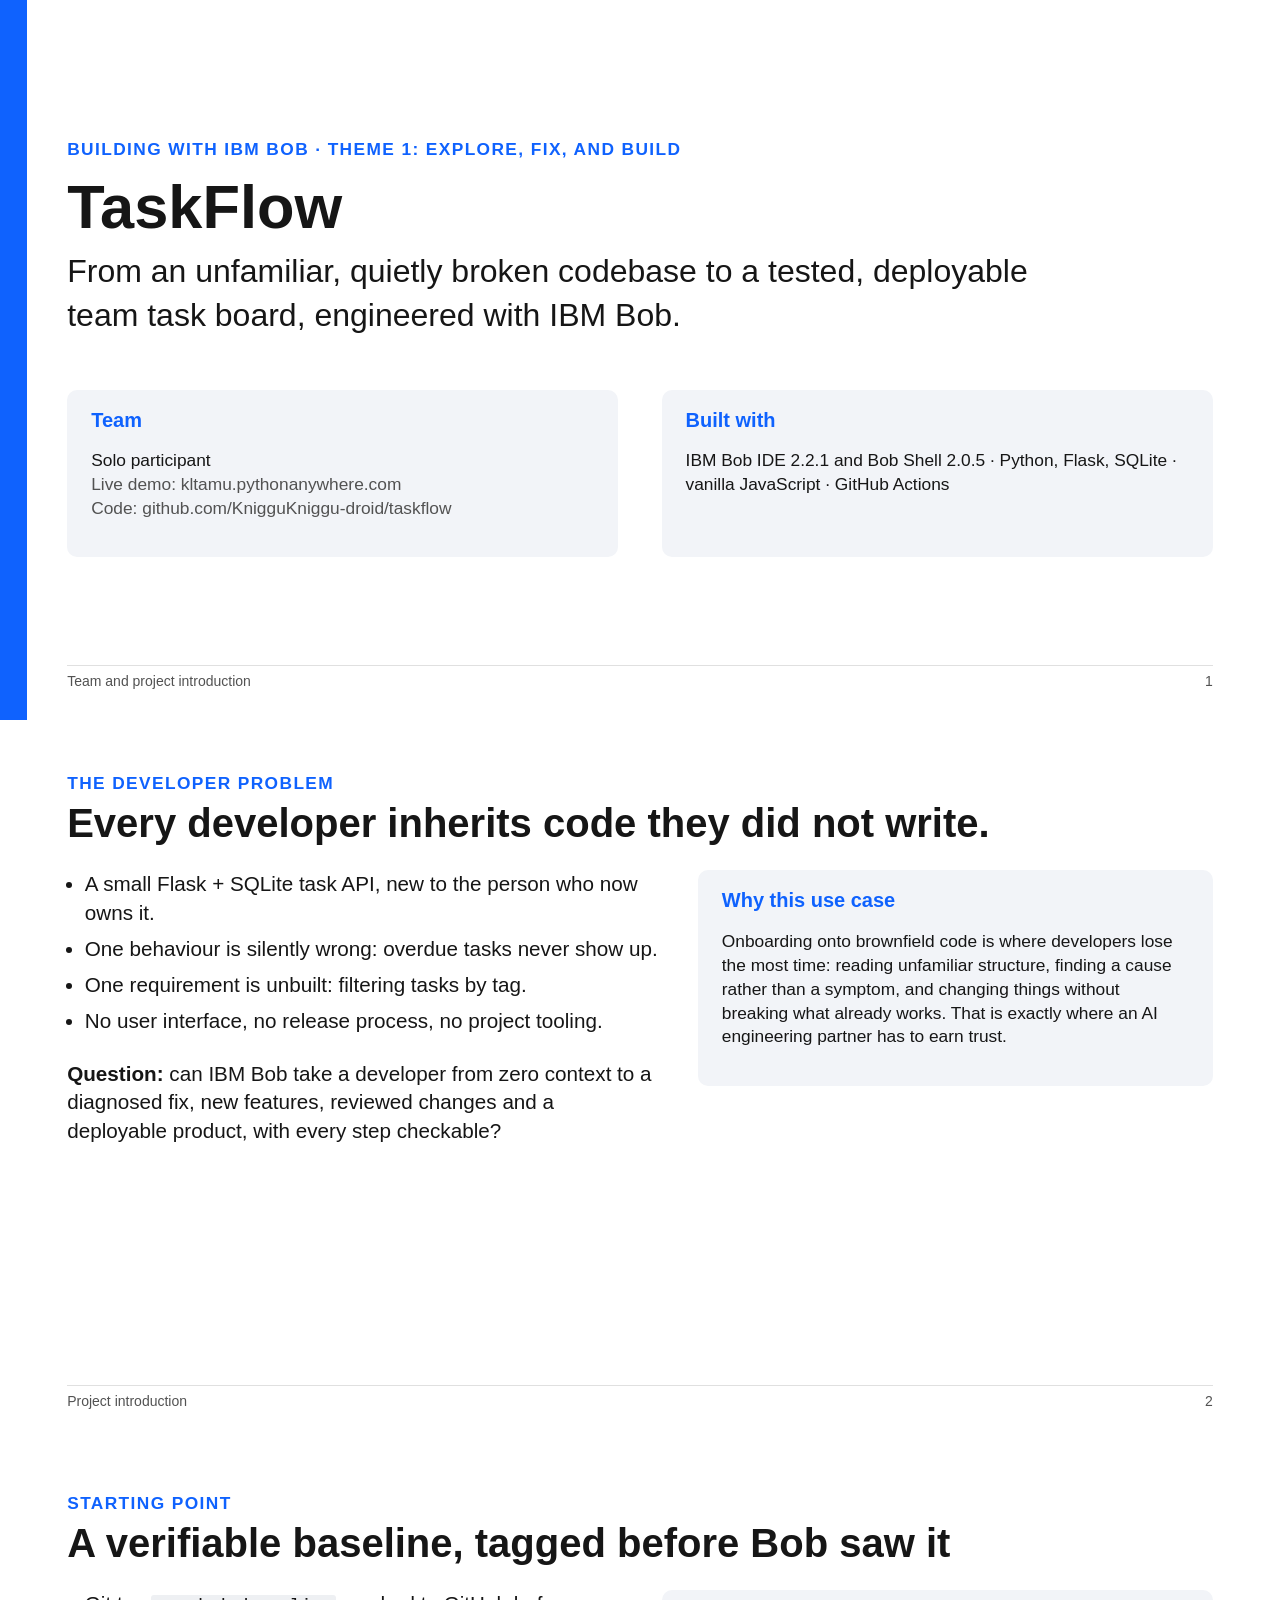
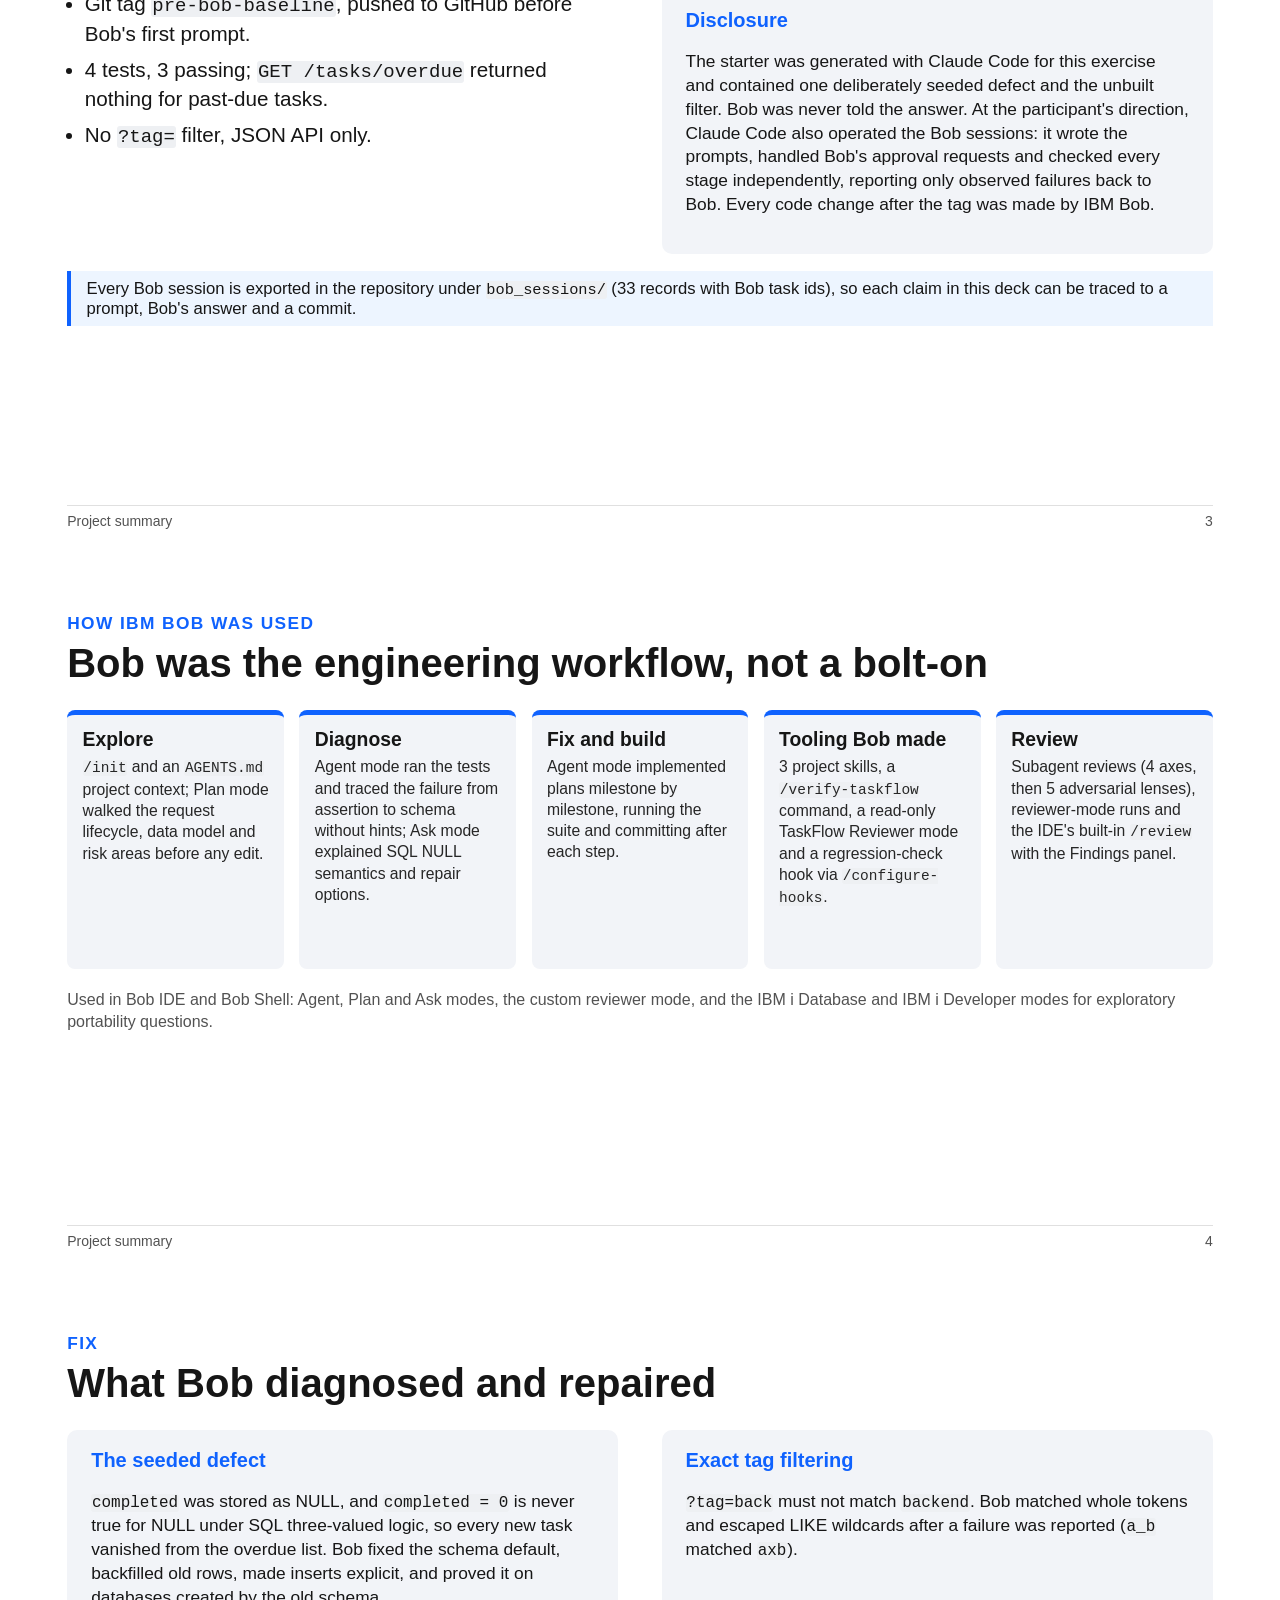
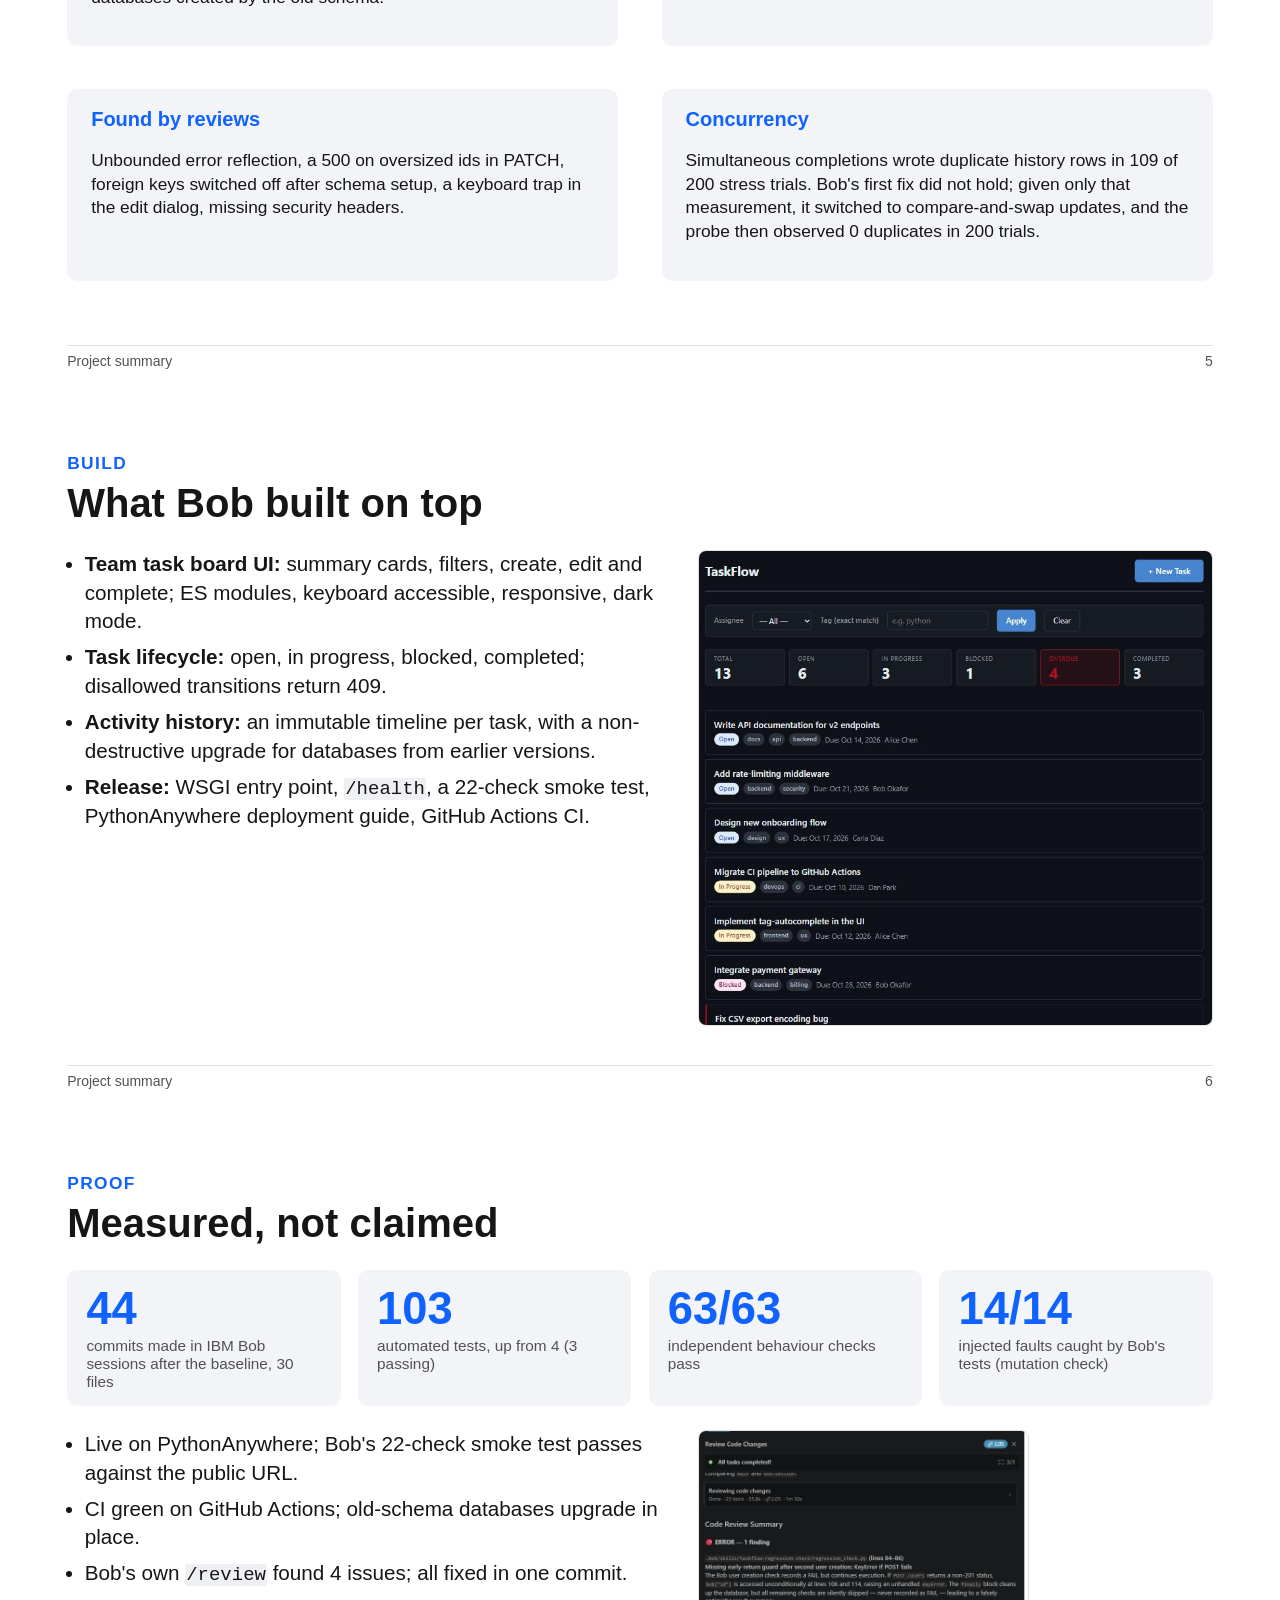
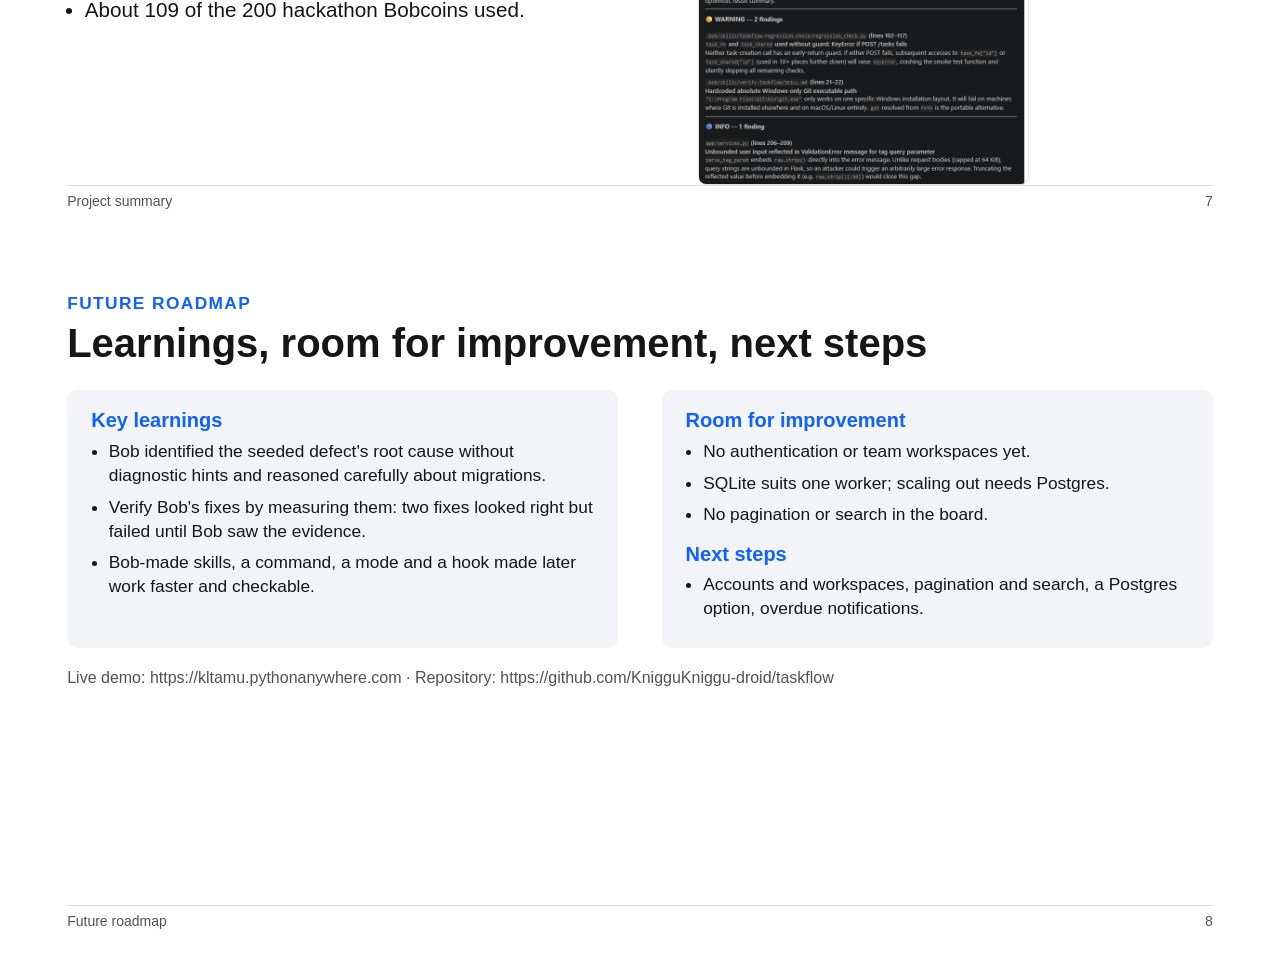
<file: docs/deck/deck.html>
<!doctype html>
<html lang="en">
<head>
<meta charset="utf-8">
<title>TaskFlow pitch deck</title>
<style>
  @page { size: 13.333in 7.5in; margin: 0; }
  :root { --blue: #0f62fe; --ink: #161616; --muted: #525252; --line: #e0e0e0; --soft: #f2f4f8; }
  * { box-sizing: border-box; }
  html, body { margin: 0; padding: 0; background: #fff; color: var(--ink);
    font-family: "Segoe UI", "IBM Plex Sans", Arial, sans-serif; -webkit-print-color-adjust: exact; print-color-adjust: exact; }
  .slide { width: 13.333in; height: 7.5in; padding: 0.55in 0.7in; position: relative; page-break-after: always; overflow: hidden; }
  .slide:last-child { page-break-after: auto; }
  .kicker { color: var(--blue); font-weight: 600; letter-spacing: 0.08em; text-transform: uppercase; font-size: 13pt; }
  h1 { font-size: 46pt; margin: 0.15in 0 0.1in; line-height: 1.05; }
  h2 { font-size: 30pt; margin: 0.08in 0 0.25in; line-height: 1.12; }
  p, li { font-size: 15.5pt; line-height: 1.38; }
  ul { margin: 0; padding-left: 1.1em; }
  li { margin-bottom: 0.08in; }
  .muted { color: var(--muted); }
  .small { font-size: 12pt; }
  .foot { position: absolute; left: 0.7in; right: 0.7in; bottom: 0.32in; display: flex; justify-content: space-between;
    color: var(--muted); font-size: 10.5pt; border-top: 1px solid var(--line); padding-top: 0.08in; }
  .cols { display: grid; grid-template-columns: 1fr 1fr; gap: 0.45in; }
  .cols-60 { display: grid; grid-template-columns: 1.15fr 1fr; gap: 0.4in; align-items: start; }
  .card { background: var(--soft); border-radius: 10px; padding: 0.2in 0.25in; }
  .card h3 { margin: 0 0 0.08in; font-size: 15pt; color: var(--blue); }
  .card p, .card li { font-size: 13pt; }
  .flow { display: grid; grid-template-columns: repeat(5, 1fr); gap: 0.16in; margin-top: 0.1in; }
  .step { background: var(--soft); border-top: 5px solid var(--blue); border-radius: 8px; padding: 0.14in 0.16in; min-height: 2.7in; }
  .step b { display: block; font-size: 14.5pt; margin-bottom: 0.06in; }
  .step span { font-size: 11.8pt; line-height: 1.35; display: block; color: #262626; }
  .stats { display: grid; grid-template-columns: repeat(4, 1fr); gap: 0.18in; }
  .stat { background: var(--soft); border-radius: 10px; padding: 0.16in 0.2in; }
  .stat .n { font-size: 34pt; font-weight: 700; color: var(--blue); line-height: 1; }
  .stat .l { font-size: 11.5pt; color: var(--muted); margin-top: 0.06in; }
  img.shot { width: 100%; border: 1px solid var(--line); border-radius: 8px; }
  .note { border-left: 4px solid var(--blue); padding: 0.08in 0.16in; background: #edf5ff; font-size: 12.5pt; margin-top: 0.18in; }
  .title-band { position: absolute; left: 0; top: 0; bottom: 0; width: 0.28in; background: var(--blue); }
  code { font-family: Consolas, "IBM Plex Mono", monospace; font-size: 0.92em; background: #eef0f3; padding: 0 0.05em; border-radius: 3px; }
</style>
</head>
<body>

<section class="slide">
  <div class="title-band"></div>
  <div class="kicker" style="margin-top:0.9in">Building with IBM Bob · Theme 1: Explore, Fix, and Build</div>
  <h1>TaskFlow</h1>
  <p style="font-size:24pt; max-width:10.5in; margin-top:0.05in">From an unfamiliar, quietly broken codebase to a tested, deployable team task board, engineered with IBM Bob.</p>
  <div style="margin-top:0.55in" class="cols">
    <div class="card"><h3>Team</h3><p>Solo participant<br><span class="muted">Live demo: kltamu.pythonanywhere.com<br>Code: github.com/KnigguKniggu-droid/taskflow</span></p></div>
    <div class="card"><h3>Built with</h3><p>IBM Bob IDE 2.2.1 and Bob Shell 2.0.5 · Python, Flask, SQLite · vanilla JavaScript · GitHub Actions</p></div>
  </div>
  <div class="foot"><span>Team and project introduction</span><span>1</span></div>
</section>

<section class="slide">
  <div class="kicker">The developer problem</div>
  <h2>Every developer inherits code they did not write.</h2>
  <div class="cols-60">
    <div>
      <ul>
        <li>A small Flask + SQLite task API, new to the person who now owns it.</li>
        <li>One behaviour is silently wrong: overdue tasks never show up.</li>
        <li>One requirement is unbuilt: filtering tasks by tag.</li>
        <li>No user interface, no release process, no project tooling.</li>
      </ul>
      <p style="margin-top:0.25in"><b>Question:</b> can IBM Bob take a developer from zero context to a diagnosed fix, new features, reviewed changes and a deployable product, with every step checkable?</p>
    </div>
    <div class="card">
      <h3>Why this use case</h3>
      <p>Onboarding onto brownfield code is where developers lose the most time: reading unfamiliar structure, finding a cause rather than a symptom, and changing things without breaking what already works. That is exactly where an AI engineering partner has to earn trust.</p>
    </div>
  </div>
  <div class="foot"><span>Project introduction</span><span>2</span></div>
</section>

<section class="slide">
  <div class="kicker">Starting point</div>
  <h2>A verifiable baseline, tagged before Bob saw it</h2>
  <div class="cols">
    <div>
      <ul>
        <li>Git tag <code>pre-bob-baseline</code>, pushed to GitHub before Bob's first prompt.</li>
        <li>4 tests, 3 passing; <code>GET /tasks/overdue</code> returned nothing for past-due tasks.</li>
        <li>No <code>?tag=</code> filter, JSON API only.</li>
      </ul>
    </div>
    <div class="card">
      <h3>Disclosure</h3>
      <p>The starter was generated with Claude Code for this exercise and contained one deliberately seeded defect and the unbuilt filter. Bob was never told the answer. At the participant's direction, Claude Code also operated the Bob sessions: it wrote the prompts, handled Bob's approval requests and checked every stage independently, reporting only observed failures back to Bob. Every code change after the tag was made by IBM Bob.</p>
    </div>
  </div>
  <div class="note">Every Bob session is exported in the repository under <code>bob_sessions/</code> (33 records with Bob task ids), so each claim in this deck can be traced to a prompt, Bob's answer and a commit.</div>
  <div class="foot"><span>Project summary</span><span>3</span></div>
</section>

<section class="slide">
  <div class="kicker">How IBM Bob was used</div>
  <h2>Bob was the engineering workflow, not a bolt-on</h2>
  <div class="flow">
    <div class="step"><b>Explore</b><span><code>/init</code> and an <code>AGENTS.md</code> project context; Plan mode walked the request lifecycle, data model and risk areas before any edit.</span></div>
    <div class="step"><b>Diagnose</b><span>Agent mode ran the tests and traced the failure from assertion to schema without hints; Ask mode explained SQL NULL semantics and repair options.</span></div>
    <div class="step"><b>Fix and build</b><span>Agent mode implemented plans milestone by milestone, running the suite and committing after each step.</span></div>
    <div class="step"><b>Tooling Bob made</b><span>3 project skills, a <code>/verify-taskflow</code> command, a read-only TaskFlow Reviewer mode and a regression-check hook via <code>/configure-hooks</code>.</span></div>
    <div class="step"><b>Review</b><span>Subagent reviews (4 axes, then 5 adversarial lenses), reviewer-mode runs and the IDE's built-in <code>/review</code> with the Findings panel.</span></div>
  </div>
  <p class="small muted" style="margin-top:0.2in">Used in Bob IDE and Bob Shell: Agent, Plan and Ask modes, the custom reviewer mode, and the IBM i Database and IBM i Developer modes for exploratory portability questions.</p>
  <div class="foot"><span>Project summary</span><span>4</span></div>
</section>

<section class="slide">
  <div class="kicker">Fix</div>
  <h2>What Bob diagnosed and repaired</h2>
  <div class="cols">
    <div class="card">
      <h3>The seeded defect</h3>
      <p><code>completed</code> was stored as NULL, and <code>completed = 0</code> is never true for NULL under SQL three-valued logic, so every new task vanished from the overdue list. Bob fixed the schema default, backfilled old rows, made inserts explicit, and proved it on databases created by the old schema.</p>
    </div>
    <div class="card">
      <h3>Exact tag filtering</h3>
      <p><code>?tag=back</code> must not match <code>backend</code>. Bob matched whole tokens and escaped LIKE wildcards after a failure was reported (<code>a_b</code> matched <code>axb</code>).</p>
    </div>
    <div class="card">
      <h3>Found by reviews</h3>
      <p>Unbounded error reflection, a 500 on oversized ids in PATCH, foreign keys switched off after schema setup, a keyboard trap in the edit dialog, missing security headers.</p>
    </div>
    <div class="card">
      <h3>Concurrency</h3>
      <p>Simultaneous completions wrote duplicate history rows in 109 of 200 stress trials. Bob's first fix did not hold; given only that measurement, it switched to compare-and-swap updates, and the probe then observed 0 duplicates in 200 trials.</p>
    </div>
  </div>
  <div class="foot"><span>Project summary</span><span>5</span></div>
</section>

<section class="slide">
  <div class="kicker">Build</div>
  <h2>What Bob built on top</h2>
  <div class="cols-60">
    <div>
      <ul>
        <li><b>Team task board UI:</b> summary cards, filters, create, edit and complete; ES modules, keyboard accessible, responsive, dark mode.</li>
        <li><b>Task lifecycle:</b> open, in progress, blocked, completed; disallowed transitions return 409.</li>
        <li><b>Activity history:</b> an immutable timeline per task, with a non-destructive upgrade for databases from earlier versions.</li>
        <li><b>Release:</b> WSGI entry point, <code>/health</code>, a 22-check smoke test, PythonAnywhere deployment guide, GitHub Actions CI.</li>
      </ul>
    </div>
    <div><img class="shot" style="max-height:5.2in; width:auto; max-width:100%" src="board.png" alt="TaskFlow task board with lifecycle statuses"></div>
  </div>
  <div class="foot"><span>Project summary</span><span>6</span></div>
</section>

<section class="slide">
  <div class="kicker">Proof</div>
  <h2>Measured, not claimed</h2>
  <div class="stats">
    <div class="stat"><div class="n">44</div><div class="l">commits made in IBM Bob sessions after the baseline, 30 files</div></div>
    <div class="stat"><div class="n">103</div><div class="l">automated tests, up from 4 (3 passing)</div></div>
    <div class="stat"><div class="n">63/63</div><div class="l">independent behaviour checks pass</div></div>
    <div class="stat"><div class="n">14/14</div><div class="l">injected faults caught by Bob's tests (mutation check)</div></div>
  </div>
  <div class="cols-60" style="margin-top:0.25in">
    <div>
      <ul class="small">
        <li>Live on PythonAnywhere; Bob's 22-check smoke test passes against the public URL.</li>
        <li>CI green on GitHub Actions; old-schema databases upgrade in place.</li>
        <li>Bob's own <code>/review</code> found 4 issues; all fixed in one commit.</li>
        <li>About 109 of the 200 hackathon Bobcoins used.</li>
      </ul>
    </div>
    <div><img class="shot" style="max-height:3.7in; width:auto; max-width:100%" src="ide-review-findings.png" alt="Bob IDE built-in review findings"></div>
  </div>
  <div class="foot"><span>Project summary</span><span>7</span></div>
</section>

<section class="slide">
  <div class="kicker">Future roadmap</div>
  <h2>Learnings, room for improvement, next steps</h2>
  <div class="cols">
    <div class="card">
      <h3>Key learnings</h3>
      <ul>
        <li>Bob identified the seeded defect's root cause without diagnostic hints and reasoned carefully about migrations.</li>
        <li>Verify Bob's fixes by measuring them: two fixes looked right but failed until Bob saw the evidence.</li>
        <li>Bob-made skills, a command, a mode and a hook made later work faster and checkable.</li>
      </ul>
    </div>
    <div class="card">
      <h3>Room for improvement</h3>
      <ul>
        <li>No authentication or team workspaces yet.</li>
        <li>SQLite suits one worker; scaling out needs Postgres.</li>
        <li>No pagination or search in the board.</li>
      </ul>
      <h3 style="margin-top:0.16in">Next steps</h3>
      <ul>
        <li>Accounts and workspaces, pagination and search, a Postgres option, overdue notifications.</li>
      </ul>
    </div>
  </div>
  <p class="small muted" style="margin-top:0.2in">Live demo: https://kltamu.pythonanywhere.com · Repository: https://github.com/KnigguKniggu-droid/taskflow</p>
  <div class="foot"><span>Future roadmap</span><span>8</span></div>
</section>

<script>
  // deck.html?slide=N shows a single slide (used to render previews); printing ignores this.
  const n = parseInt(new URLSearchParams(location.search).get('slide') || '0', 10);
  if (n > 0) document.querySelectorAll('.slide').forEach((s, i) => { if (i !== n - 1) s.style.display = 'none'; });
</script>
</body>
</html>
</file>
